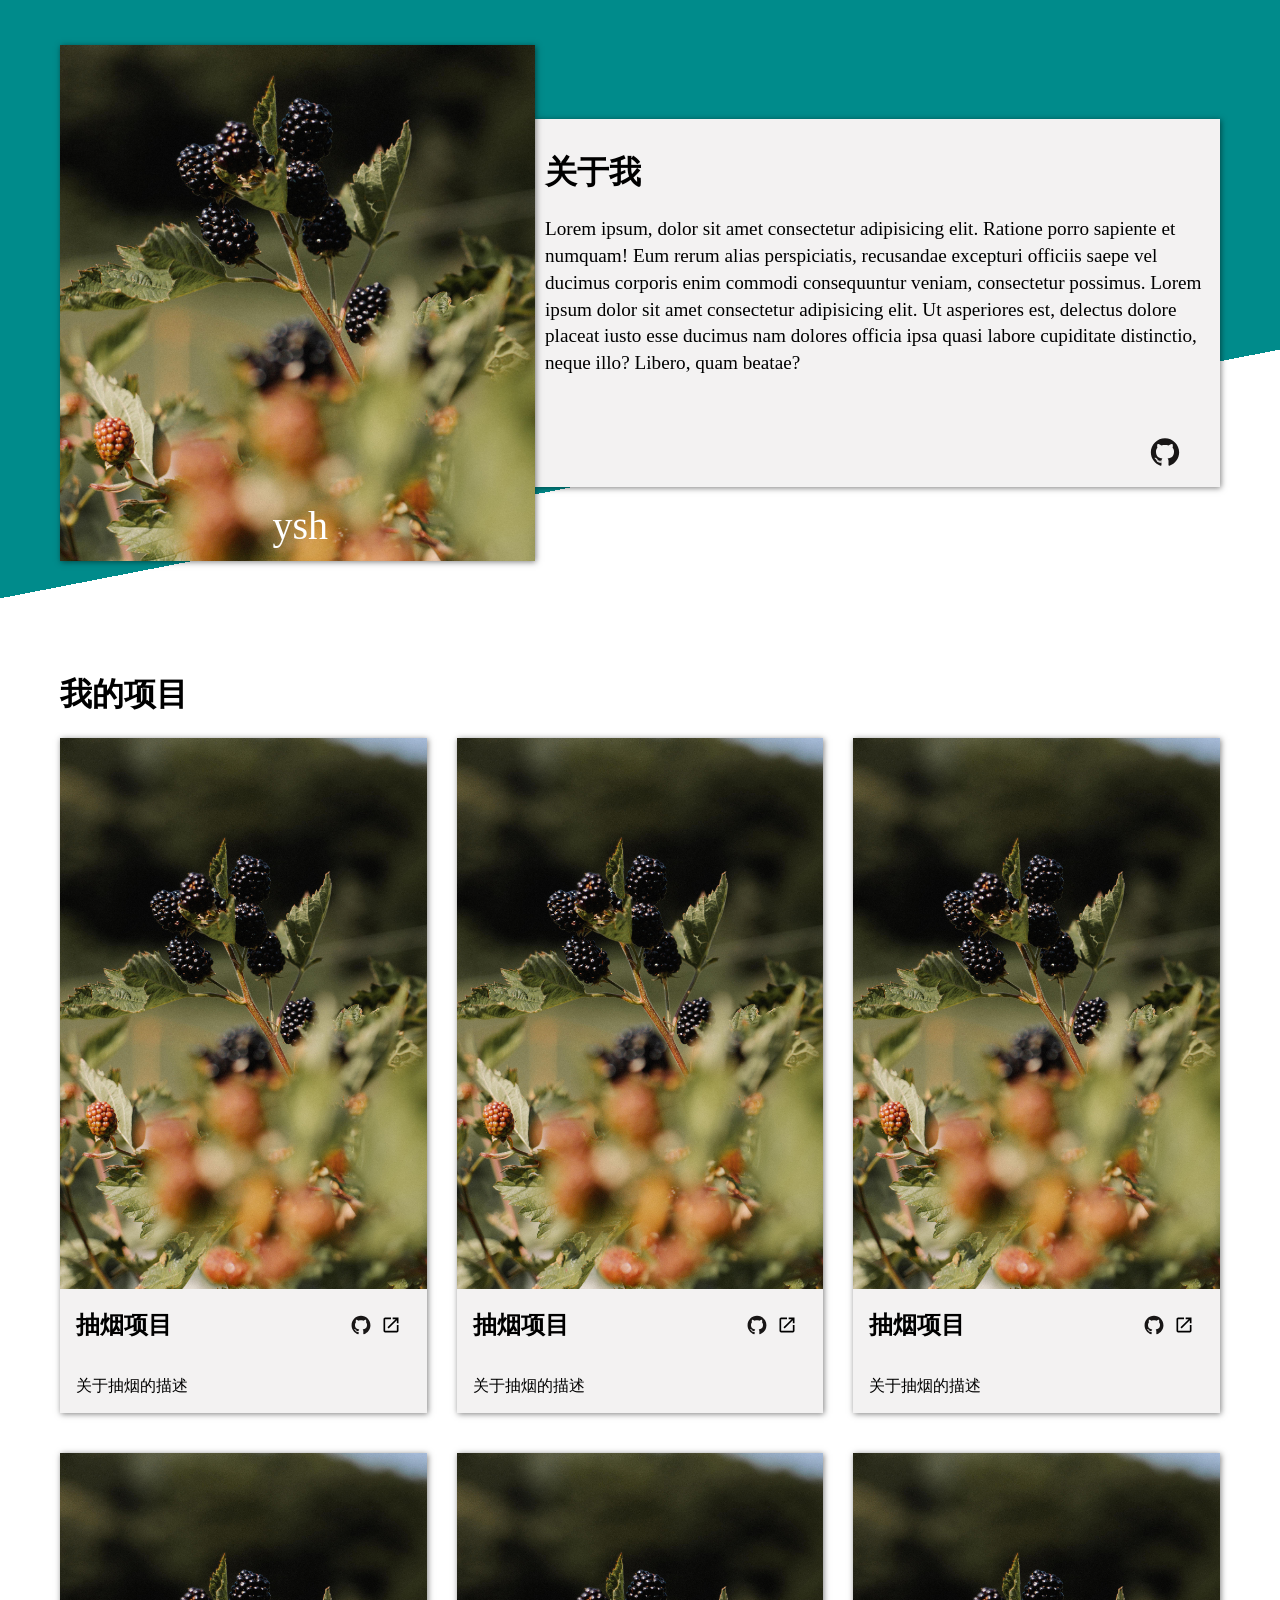
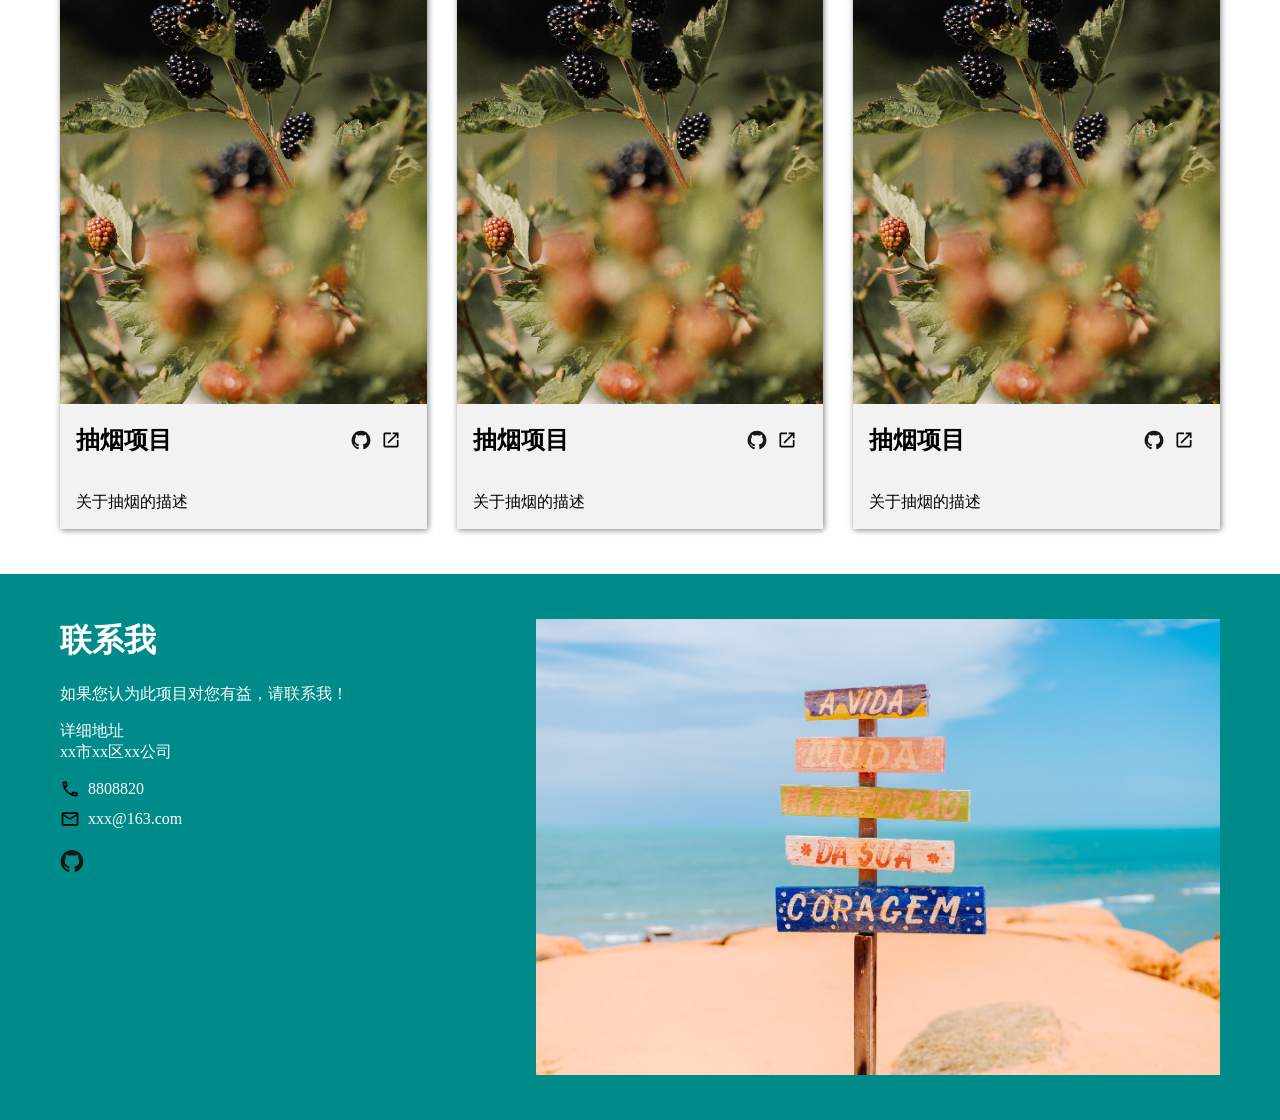
<file: index.html>
<!doctype html><html lang="en"><head><meta charset="UTF-8"/><meta name="viewport" content="width=device-width,initial-scale=1"/><title>首页</title><script defer="defer" src="main.js"></script></head><body><header><div class="img-container"><img src="0710065d569d1b9a9346.jpg" alt="网站作者" width="200"/> <span class="headerimg-des">ysh</span></div><div class="about-me"><div class="img-hidden-container"><img src="0710065d569d1b9a9346.jpg" alt="网站作者" width="200"/> <span class="headerimg-des">ysh</span></div><h1>关于我</h1><p>Lorem ipsum, dolor sit amet consectetur adipisicing elit. Ratione porro sapiente et numquam! Eum rerum alias perspiciatis, recusandae excepturi officiis saepe vel ducimus corporis enim commodi consequuntur veniam, consectetur possimus. Lorem ipsum dolor sit amet consectetur adipisicing elit. Ut asperiores est, delectus dolore placeat iusto esse ducimus nam dolores officia ipsa quasi labore cupiditate distinctio, neque illo? Libero, quam beatae?</p><div class="aboutme-icon"><img src="3c903c66b2c5334c8c0b.svg" alt="github图标" width="30"/></div></div></header><main><h1>我的项目</h1><div class="my-work"><section><img src="0710065d569d1b9a9346.jpg" alt="抽烟" width="100"/><div><div><h2>抽烟项目</h2><div><img src="3c903c66b2c5334c8c0b.svg" alt="github图标" width="30"/> <img src="3ede19ed228086e87d89.svg" alt="外部链接" width="30"/></div></div><p>关于抽烟的描述</p></div></section><section><img src="0710065d569d1b9a9346.jpg" alt="抽烟" width="100"/><div><div><h2>抽烟项目</h2><div><img src="3c903c66b2c5334c8c0b.svg" alt="github图标" width="30"/> <img src="3ede19ed228086e87d89.svg" alt="外部链接" width="30"/></div></div><p>关于抽烟的描述</p></div></section><section><img src="0710065d569d1b9a9346.jpg" alt="抽烟" width="100"/><div><div><h2>抽烟项目</h2><div><img src="3c903c66b2c5334c8c0b.svg" alt="github图标" width="30"/> <img src="3ede19ed228086e87d89.svg" alt="外部链接" width="30"/></div></div><p>关于抽烟的描述</p></div></section><section><img src="0710065d569d1b9a9346.jpg" alt="抽烟" width="100"/><div><div><h2>抽烟项目</h2><div><img src="3c903c66b2c5334c8c0b.svg" alt="github图标" width="30"/> <img src="3ede19ed228086e87d89.svg" alt="外部链接" width="30"/></div></div><p>关于抽烟的描述</p></div></section><section><img src="0710065d569d1b9a9346.jpg" alt="抽烟" width="100"/><div><div><h2>抽烟项目</h2><div><img src="3c903c66b2c5334c8c0b.svg" alt="github图标" width="30"/> <img src="3ede19ed228086e87d89.svg" alt="外部链接" width="30"/></div></div><p>关于抽烟的描述</p></div></section><section><img src="0710065d569d1b9a9346.jpg" alt="抽烟" width="100"/><div><div><h2>抽烟项目</h2><div><img src="3c903c66b2c5334c8c0b.svg" alt="github图标" width="30"/> <img src="3ede19ed228086e87d89.svg" alt="外部链接" width="30"/></div></div><p>关于抽烟的描述</p></div></section></div></main><footer><div class="contact-me"><h1>联系我</h1><p>如果您认为此项目对您有益，请联系我！</p><p><span class="address-title">详细地址</span>xx市xx区xx公司</p><div><img src="04d357205b0858045638.svg" alt="电话图标" width="40"/> <span>8808820</span></div><div><img src="ffe24abaeb56c6af70c1.svg" alt="邮箱图标" width="40"/> <span>xxx@163.com</span></div><div><img src="3c903c66b2c5334c8c0b.svg" alt="github图标" width="50"/></div></div><picture><source media="(width > 1200px)" srcset="9c272ad3c9ed16726c2c.jpg"/><source media="(width <= 1200px)" srcset="7b1085df9db633af1a98.jpg"/><img src="9c272ad3c9ed16726c2c.jpg" alt="联系网站作者" width="150"/></picture></footer></body></html>
</file>
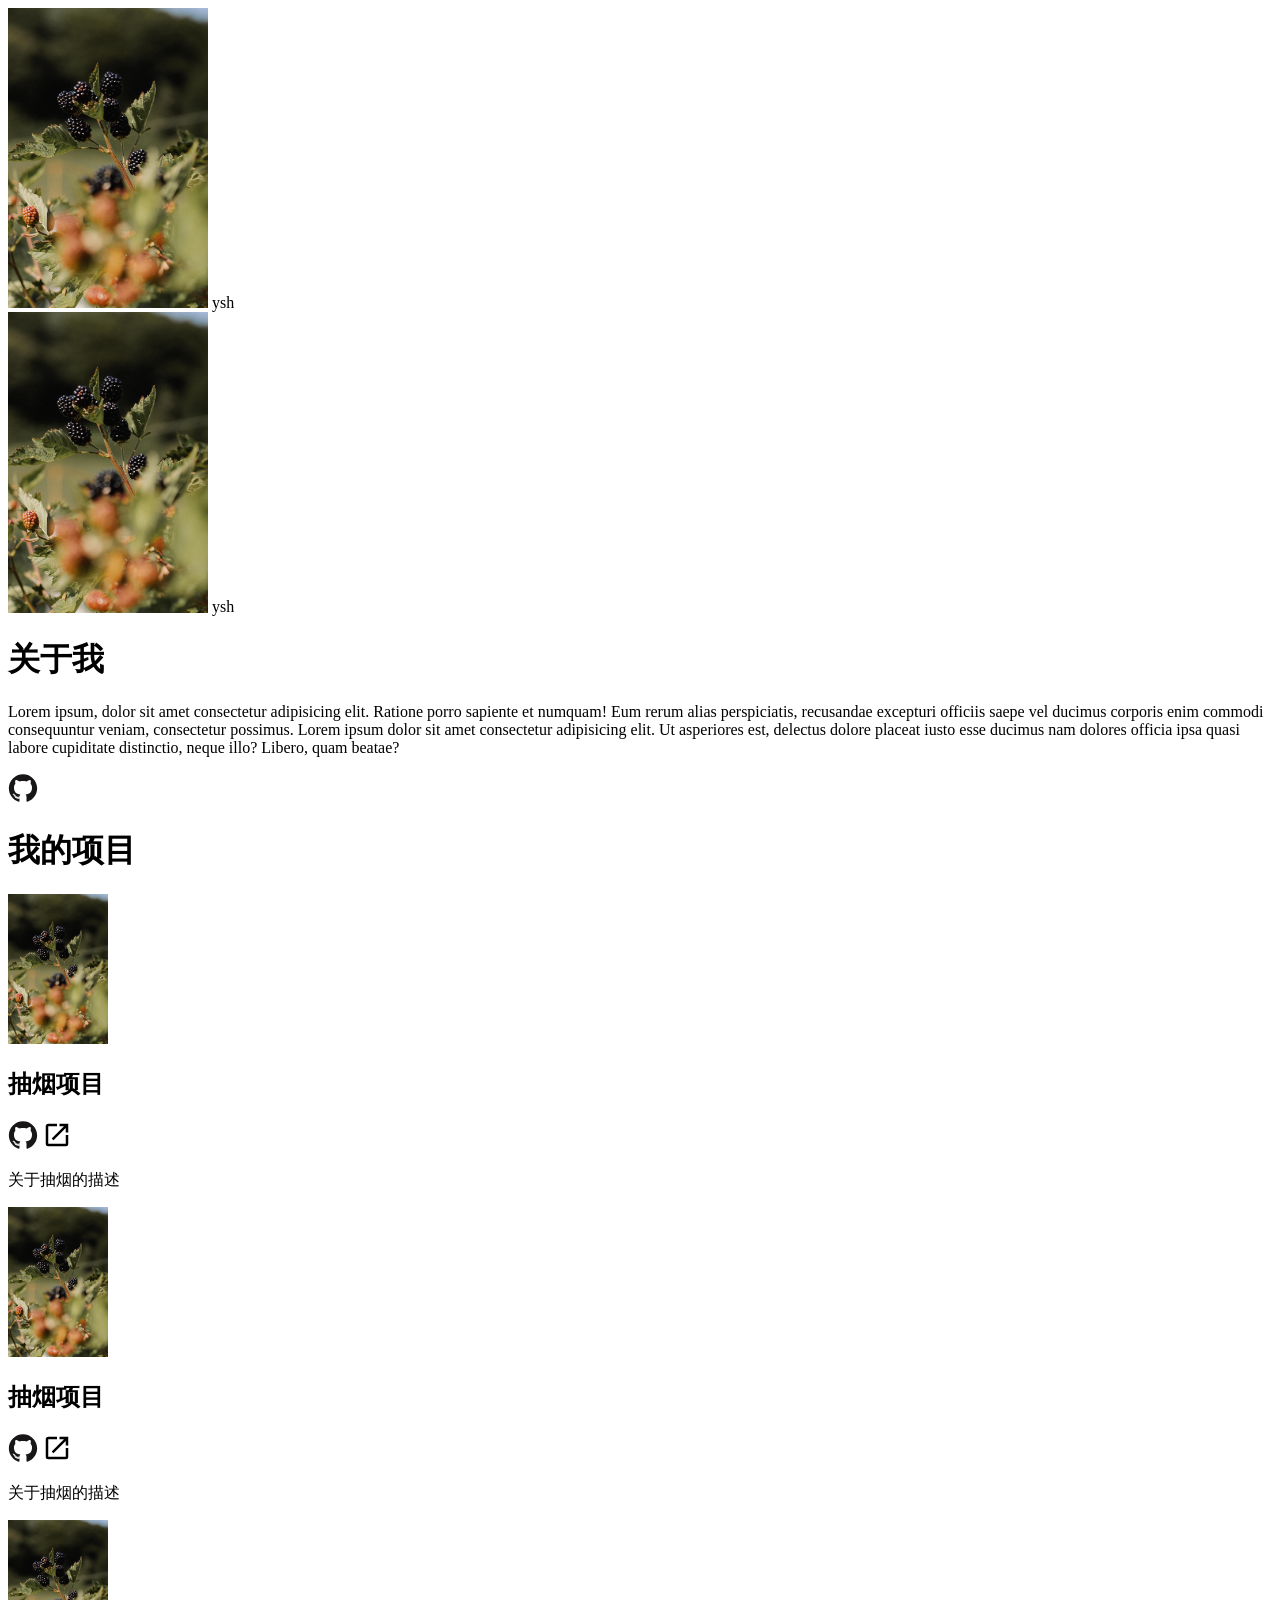
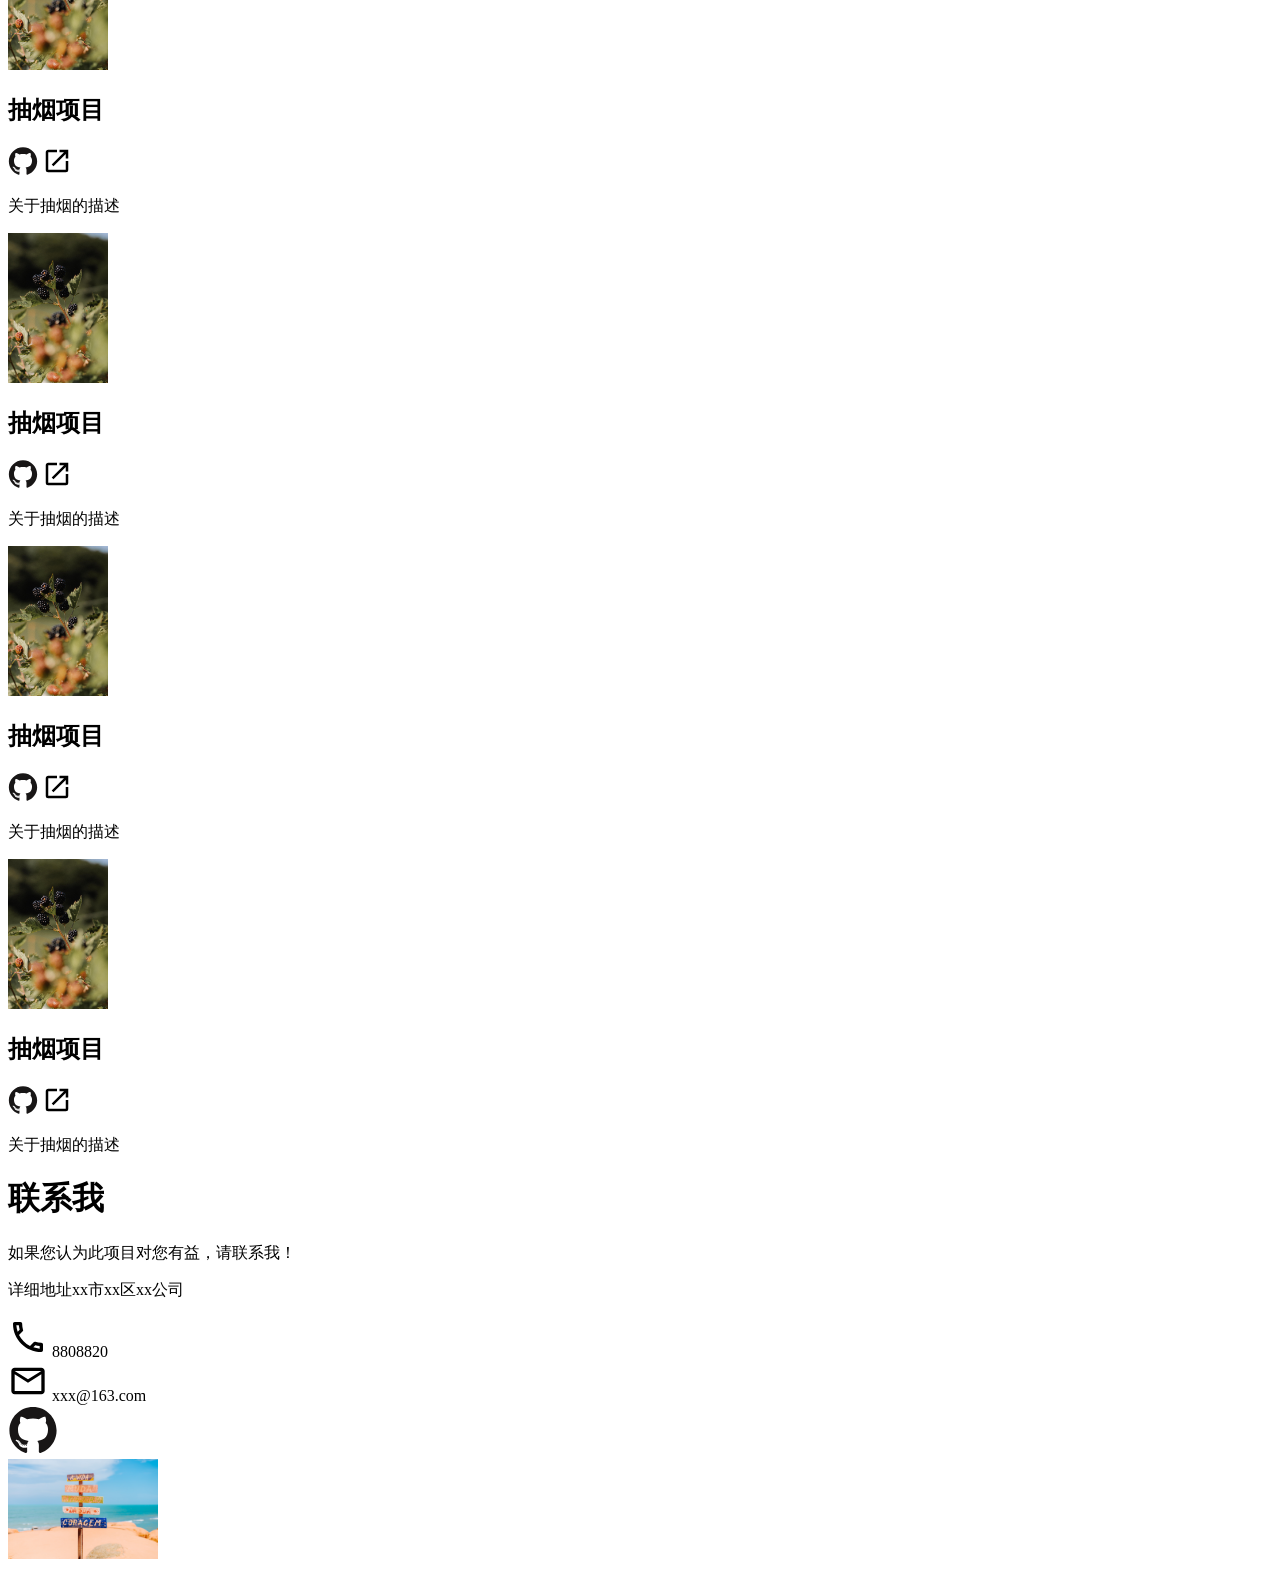
<file: src/index.html>
<!doctype html>
<html lang="en">
  <head>
    <meta charset="UTF-8" />
    <meta name="viewport" content="width=device-width, initial-scale=1.0" />
    <title>首页</title>
  </head>
  <body>
    <header>
      <div class="img-container">
        <img
          src="../components/my-component/pic/header.jpg"
          alt="网站作者"
          width="200"
        />
        <span class="headerimg-des">ysh</span>
      </div>
      <div class="about-me">
        <div class="img-hidden-container">
          <img
            src="../components/my-component/pic/header.jpg"
            alt="网站作者"
            width="200"
          />
          <span class="headerimg-des">ysh</span>
        </div>
        <h1>关于我</h1>
        <p>
          Lorem ipsum, dolor sit amet consectetur adipisicing elit. Ratione
          porro sapiente et numquam! Eum rerum alias perspiciatis, recusandae
          excepturi officiis saepe vel ducimus corporis enim commodi
          consequuntur veniam, consectetur possimus. Lorem ipsum dolor sit amet
          consectetur adipisicing elit. Ut asperiores est, delectus dolore
          placeat iusto esse ducimus nam dolores officia ipsa quasi labore
          cupiditate distinctio, neque illo? Libero, quam beatae?
        </p>
        <div class="aboutme-icon">
          <img
            src="../components/my-component/pic/github-original.svg"
            alt="github图标"
            width="30"
          />
        </div>
      </div>
    </header>
    <main>
      <h1>我的项目</h1>
      <div class="my-work">
        <section>
          <img
            src="../components/my-component/pic/header.jpg"
            alt="抽烟"
            width="100"
          />
          <div>
            <div>
              <h2>抽烟项目</h2>
              <div>
                <img
                  src="../components/my-component/pic/github-original.svg"
                  alt="github图标"
                  width="30"
                />
                <img
                  src="../components/my-component/pic/open-in-new.svg"
                  alt="外部链接"
                  width="30"
                />
              </div>
            </div>
            <p>关于抽烟的描述</p>
          </div>
        </section>
        <section>
          <img
            src="../components/my-component/pic/header.jpg"
            alt="抽烟"
            width="100"
          />
          <div>
            <div>
              <h2>抽烟项目</h2>
              <div>
                <img
                  src="../components/my-component/pic/github-original.svg"
                  alt="github图标"
                  width="30"
                />
                <img
                  src="../components/my-component/pic/open-in-new.svg"
                  alt="外部链接"
                  width="30"
                />
              </div>
            </div>
            <p>关于抽烟的描述</p>
          </div>
        </section>
        <section>
          <img
            src="../components/my-component/pic/header.jpg"
            alt="抽烟"
            width="100"
          />
          <div>
            <div>
              <h2>抽烟项目</h2>
              <div>
                <img
                  src="../components/my-component/pic/github-original.svg"
                  alt="github图标"
                  width="30"
                />
                <img
                  src="../components/my-component/pic/open-in-new.svg"
                  alt="外部链接"
                  width="30"
                />
              </div>
            </div>
            <p>关于抽烟的描述</p>
          </div>
        </section>
        <section>
          <img
            src="../components/my-component/pic/header.jpg"
            alt="抽烟"
            width="100"
          />
          <div>
            <div>
              <h2>抽烟项目</h2>
              <div>
                <img
                  src="../components/my-component/pic/github-original.svg"
                  alt="github图标"
                  width="30"
                />
                <img
                  src="../components/my-component/pic/open-in-new.svg"
                  alt="外部链接"
                  width="30"
                />
              </div>
            </div>
            <p>关于抽烟的描述</p>
          </div>
        </section>
        <section>
          <img
            src="../components/my-component/pic/header.jpg"
            alt="抽烟"
            width="100"
          />
          <div>
            <div>
              <h2>抽烟项目</h2>
              <div>
                <img
                  src="../components/my-component/pic/github-original.svg"
                  alt="github图标"
                  width="30"
                />
                <img
                  src="../components/my-component/pic/open-in-new.svg"
                  alt="外部链接"
                  width="30"
                />
              </div>
            </div>
            <p>关于抽烟的描述</p>
          </div>
        </section>
        <section>
          <img
            src="../components/my-component/pic/header.jpg"
            alt="抽烟"
            width="100"
          />
          <div>
            <div>
              <h2>抽烟项目</h2>
              <div>
                <img
                  src="../components/my-component/pic/github-original.svg"
                  alt="github图标"
                  width="30"
                />
                <img
                  src="../components/my-component/pic/open-in-new.svg"
                  alt="外部链接"
                  width="30"
                />
              </div>
            </div>
            <p>关于抽烟的描述</p>
          </div>
        </section>
      </div>
    </main>
    <footer>
      <div class="contact-me">
        <h1>联系我</h1>
        <p>如果您认为此项目对您有益，请联系我！</p>
        <p><span class="address-title">详细地址</span>xx市xx区xx公司</p>
        <div>
          <img
            src="../components/my-component/pic/phone-outline.svg"
            alt="电话图标"
            width="40"
          />
          <span> 8808820 </span>
        </div>
        <div>
          <img
            src="../components/my-component/pic/email-outline.svg"
            alt="邮箱图标"
            width="40"
          />
          <span> xxx@163.com </span>
        </div>
        <div>
          <img
            src="../components/my-component/pic/github-original.svg"
            alt="github图标"
            width="50"
          />
        </div>
      </div>
      <picture>
        <source
          media="(width > 1200px)"
          srcset="../components/my-component/pic/footer.jpg"
        />
        <source
          media="(width <= 1200px)"
          srcset="../components/my-component/pic/footer-portrait.jpg"
        />
        <img
          src="../components/my-component/pic/footer.jpg"
          alt="联系网站作者"
          width="150"
        />
      </picture>
    </footer>
  </body>
</html>
</file>
